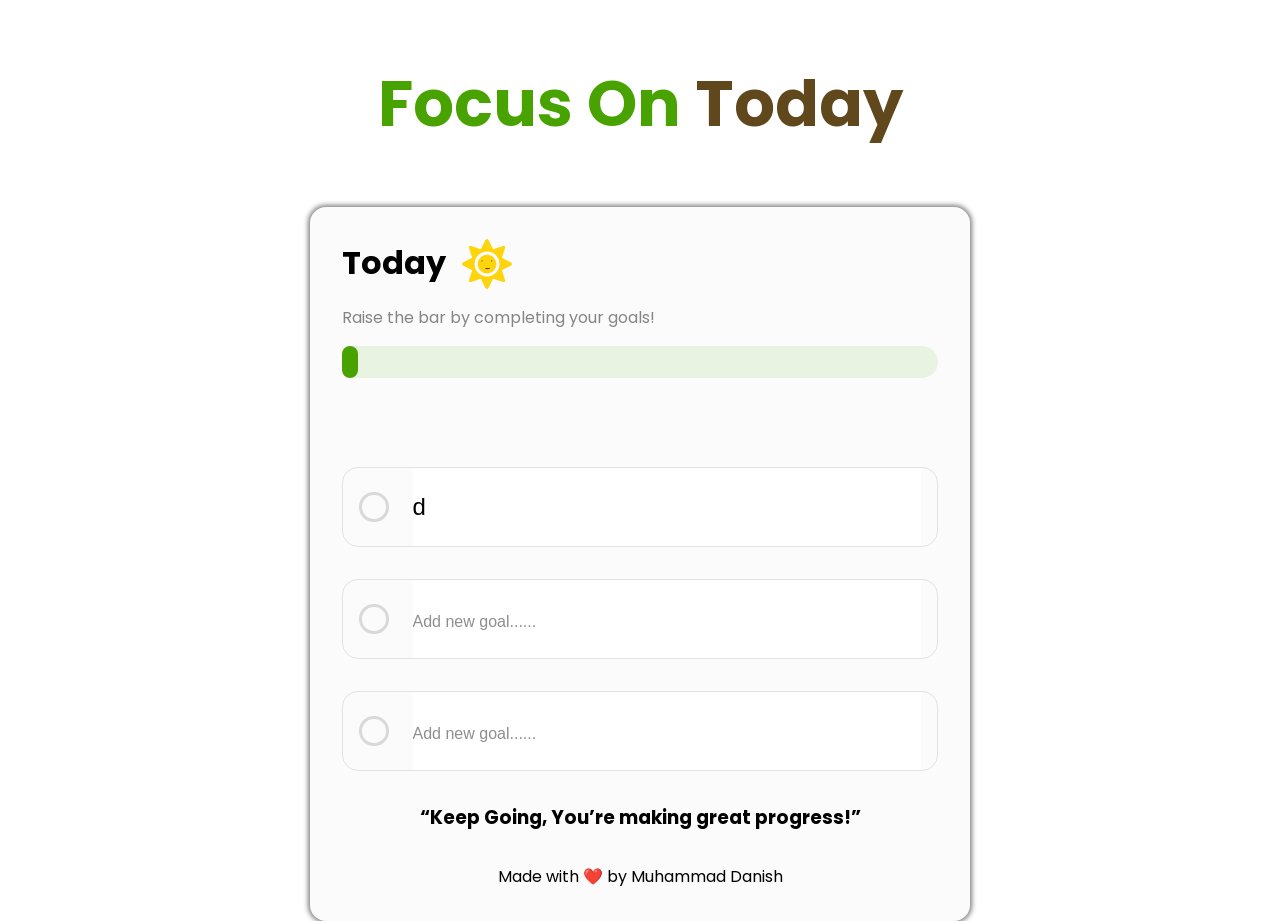
<file: 01_toDoApp/index.html>
<!DOCTYPE html>
<html lang="en">
  <head>
    <meta charset="UTF-8" />
    <meta name="viewport" content="width=device-width, initial-scale=1.0" />
    <title>Focus On Today</title>
    <link rel="stylesheet" href="style.css" />
    <script src="script.js" defer></script>
  </head>
  <body>
    <main class="container">
      <header class="heading">
        <h1>Focus On <span>Today</span></h1>
      </header>

      <main class="app-container">
        <header class="sub-heading">
          <h2>Today</h2>
          <div class="sun-icon">
            <img src="images/Vector.svg" alt="sun-icon" />
          </div>
        </header>

        <section class="bar-section">
          <p>Raise the bar by completing your goals!</p>
          <div class="bar">
            <div class="green"></div>
          </div>
          <p class="warning ">Please set all the 3 goals!</p>
        </section>

        <section class="goal-container">
          <section class="goal">
            <div class="circle">
              <img src="images/Group 1.svg " alt="check-box" />
            </div>
            <input id="first" type="text" placeholder="Add new goal......" />
          </section>
          <section class="goal">
            <div class="circle">
              <img src="images/Group 1.svg " alt="check-box" />
            </div>
            <input id="second" type="text" placeholder="Add new goal......" />
          </section>
          <section class="goal">
            <div class="circle">
              <img src="images/Group 1.svg " alt="check-box" />
            </div>
            <input id="third" type="text" placeholder="Add new goal......" />
          </section>
        </section>

        <footer>
          <h3>“Keep Going, You’re making great progress!”</h3>
          <p>Made with ❤️ by Muhammad Danish</p>
        </footer>
      </main>
    </main>
  </body>
</html>
</file>
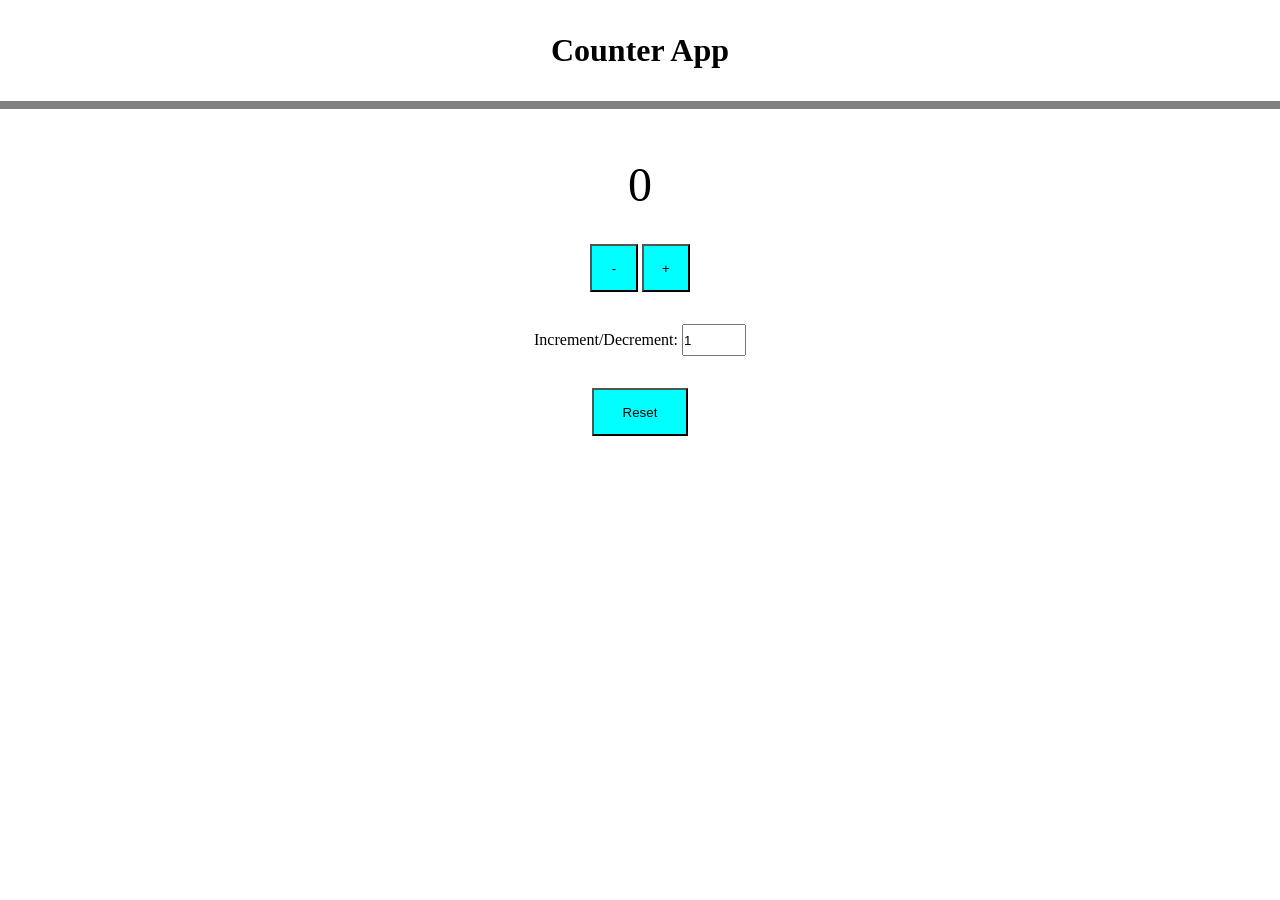
<file: 02_counterApp/index.html>
<!DOCTYPE html>
<html lang="en">
  <head>
    <meta charset="UTF-8" />
    <meta name="viewport" content="width=device-width, initial-scale=1.0" />
    <title>Counter App</title>
    <link rel="stylesheet" href="style.css" />
    <script src="script.js" defer></script>
  </head>
  <body>
    <header>
      <h1>Counter App</h1>
    </header>

    <main class="counter-app">
      <div class="count">0</div>
      <div class="btn">
        <button class="minus-btn">-</button>
        <button class="plus-btn">+</button>
      </div>
      <div class="inc-dec">
        Increment/Decrement:
        <input type="number" name="start-value" id="start-value" value="1" />
      </div>
      <button type="reset">Reset</button>
    </main>
  </body>
</html>
</file>
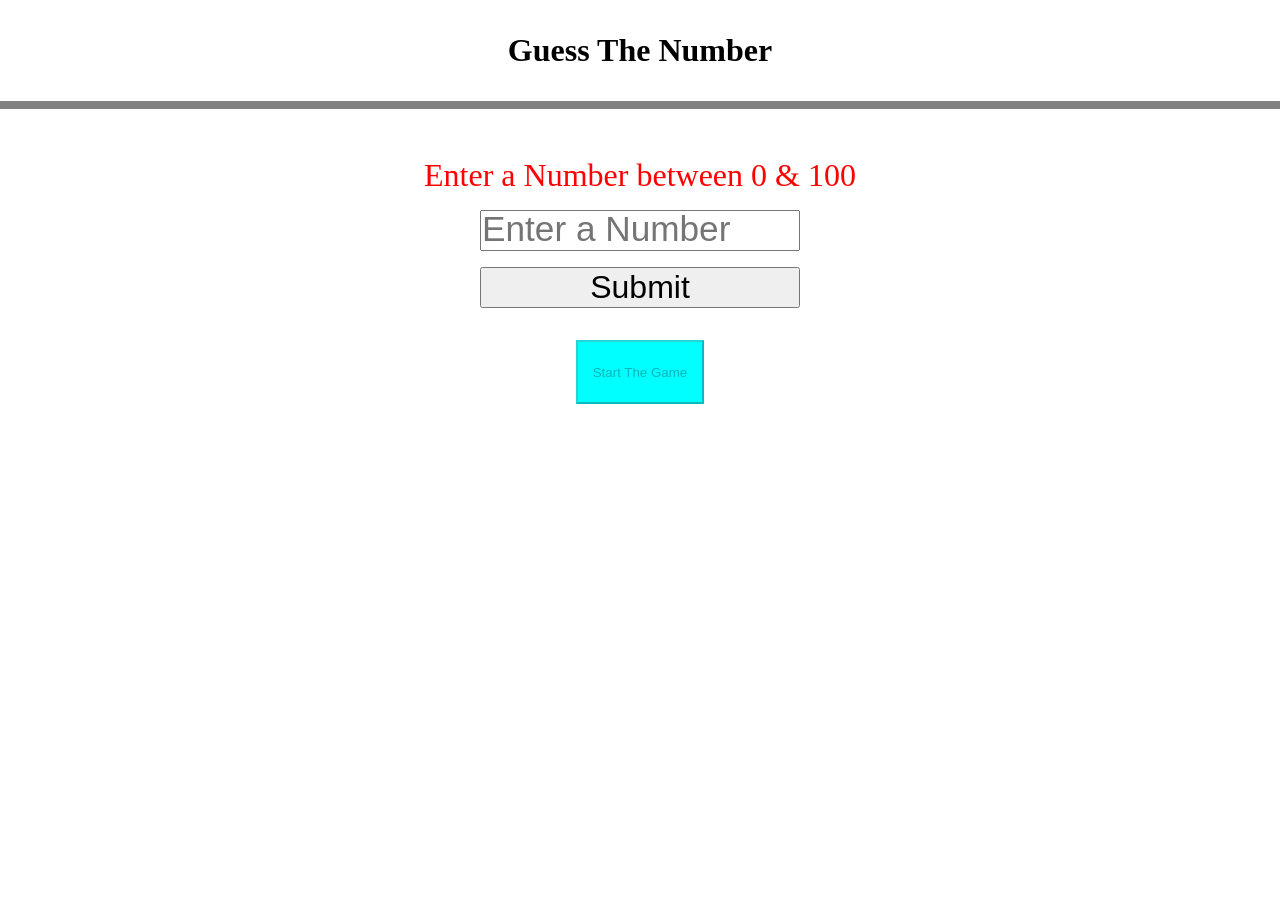
<file: 03_guessTheNumber/index.html>
<!DOCTYPE html>
<html lang="en">
  <head>
    <meta charset="UTF-8" />
    <meta name="viewport" content="width=device-width, initial-scale=1.0" />
    <title>Guess The Number</title>
    <link rel="stylesheet" href="style.css" />
    <script src="script.js" defer></script>
  </head>
  <body>
    <header>
      <h1>Guess The Number</h1>
    </header>

    <main class="container">
      <p>Enter a Number between 0 & 100</p>
      <form action="">
        <input
          type="number"
          name="user-number"
          id="user-number"
          min="0"
          max="100"
          placeholder="Enter a Number"
          required
        />
        <br />
        <input type="submit" value="Submit" class="submit-btn" />
      </form>
      <button type="button"  disabled class="start-btn">Start The Game</button>
      <p class="result"></p>
      <p class="user-guess"></p>
    </main>
  </body>
</html>
</file>
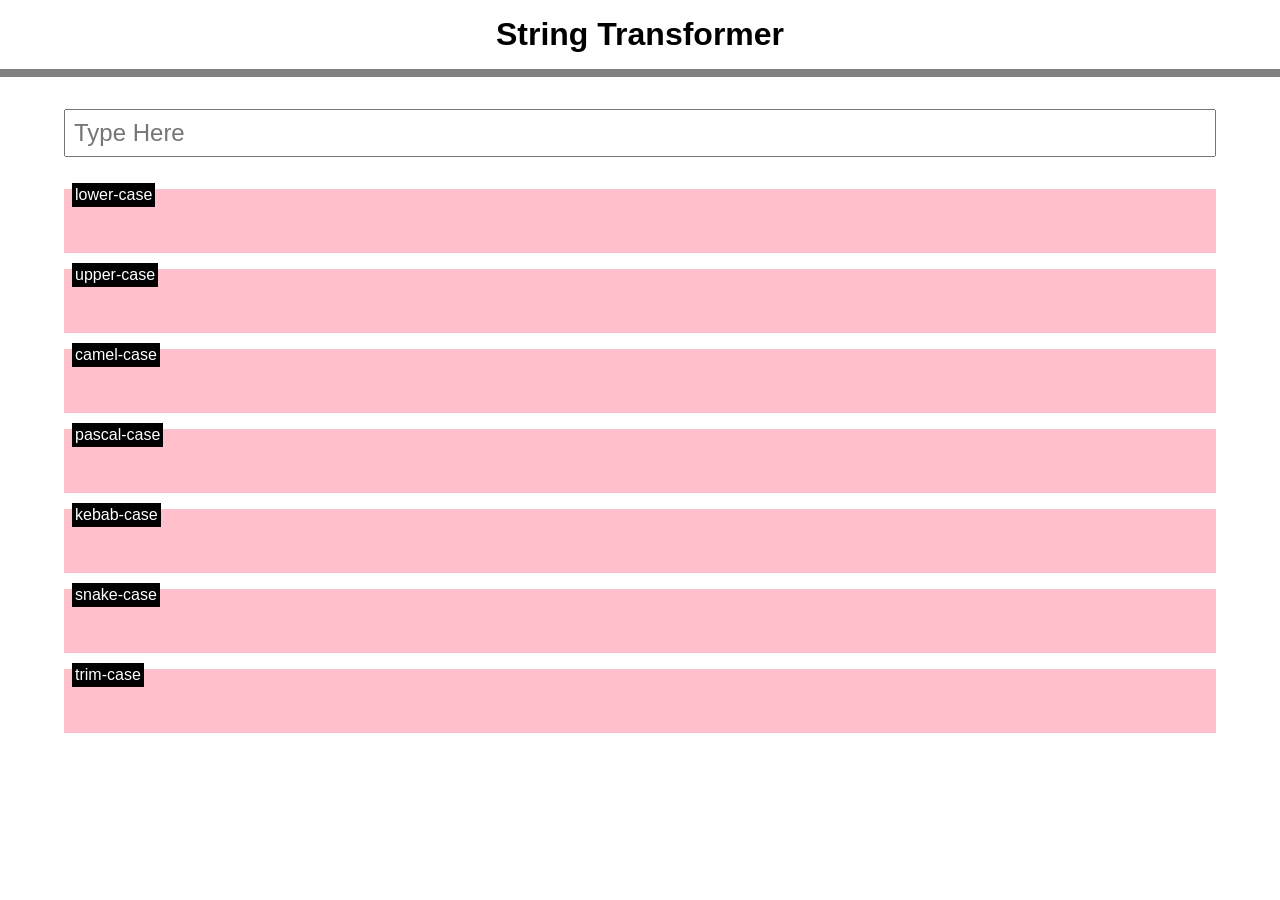
<file: 04_stringTransformer/index.html>
<!DOCTYPE html>
<html lang="en">
  <head>
    <meta charset="UTF-8" />
    <meta name="viewport" content="width=device-width, initial-scale=1.0" />
    <title>String Transformer</title>
    <link rel="stylesheet" href="style.css" />
    <script src="script.js" defer></script>
  </head>
  <body>
    <main class="container">
      <header>
        <h1>String Transformer</h1>
      </header>

      <main class="app-container">
        <input
          type="text"
          class="user-input"
          name="user-input"
          placeholder="Type Here"
        />
       <section class="output " id = "lower-case" ></section>
       <section class="output " id = "upper-case"></section>
       <section class="output " id = "camel-case"></section>
       <section class="output " id = "pascal-case"></section>
       <section class="output " id = "kebab-case"></section>
       <section class="output " id = "snake-case"></section>
       <section class="output " id = "trim-case"></section>
      </main>
    </main>
  </body>
</html>
</file>
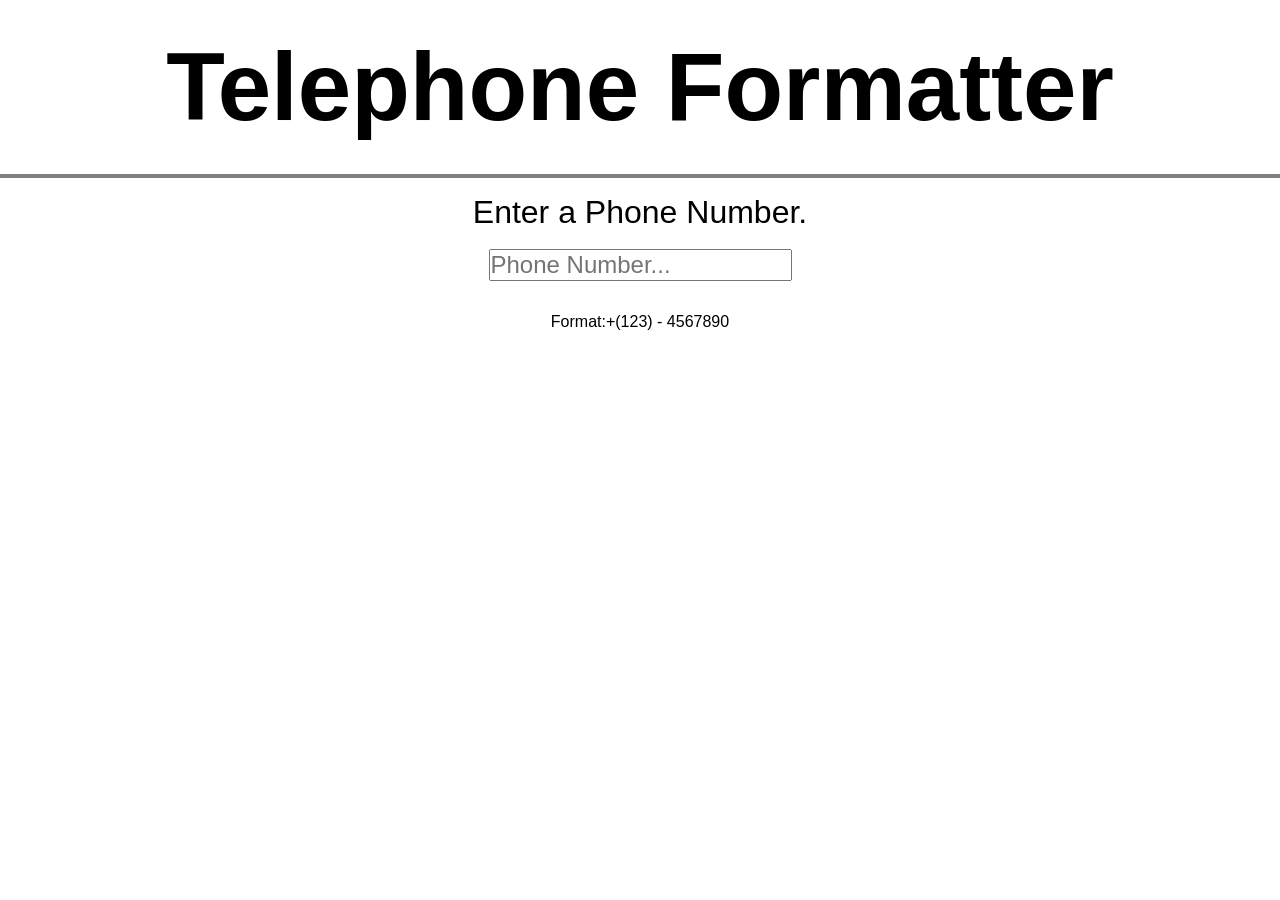
<file: 05_telephoneFormatter/index.html>
<!DOCTYPE html>
<html lang="en">
  <head>
    <meta charset="UTF-8" />
    <meta name="viewport" content="width=device-width, initial-scale=1.0" />
    <title>Telephone Formatter</title>
    <link rel="stylesheet" href="style.css" />
    <script src="script.js" defer></script>
  </head>
  <body>
    <main class="container">
      <header><h1>Telephone Formatter</h1></header>
      <main class="app-container">
        <form action="">
          <label for="user-input">Enter a Phone Number.</label>
          <br />
          <input
            type="text"
            placeholder="Phone Number..."
            id="user-input"
            maxlength="16"
          />
        </form>
        <p>Format:+(123) - 4567890</p>
      </main>
    </main>
  </body>
</html>
</file>
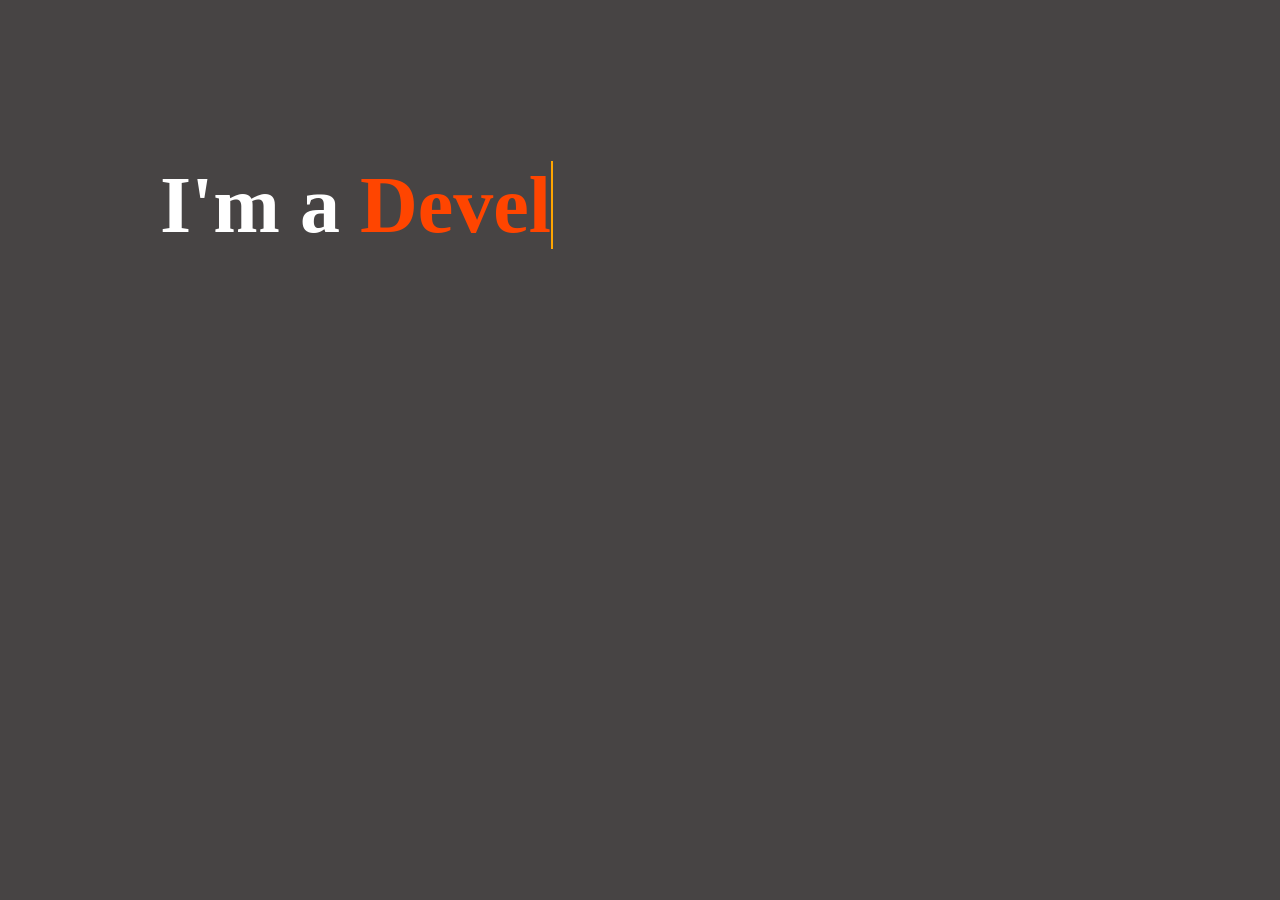
<file: 07_autoTyping/index.html>
<!DOCTYPE html>
<html lang="en">
  <head>
    <meta charset="UTF-8" />
    <meta name="viewport" content="width=device-width, initial-scale=1.0" />
    <title>Auto Typing</title>
    <link rel="stylesheet" href="style.css" />
    <script src="script.js" defer></script>
  </head>
  <body>
    <h1>I'm a&nbsp<span></span></h1>
  </body>
</html>
</file>
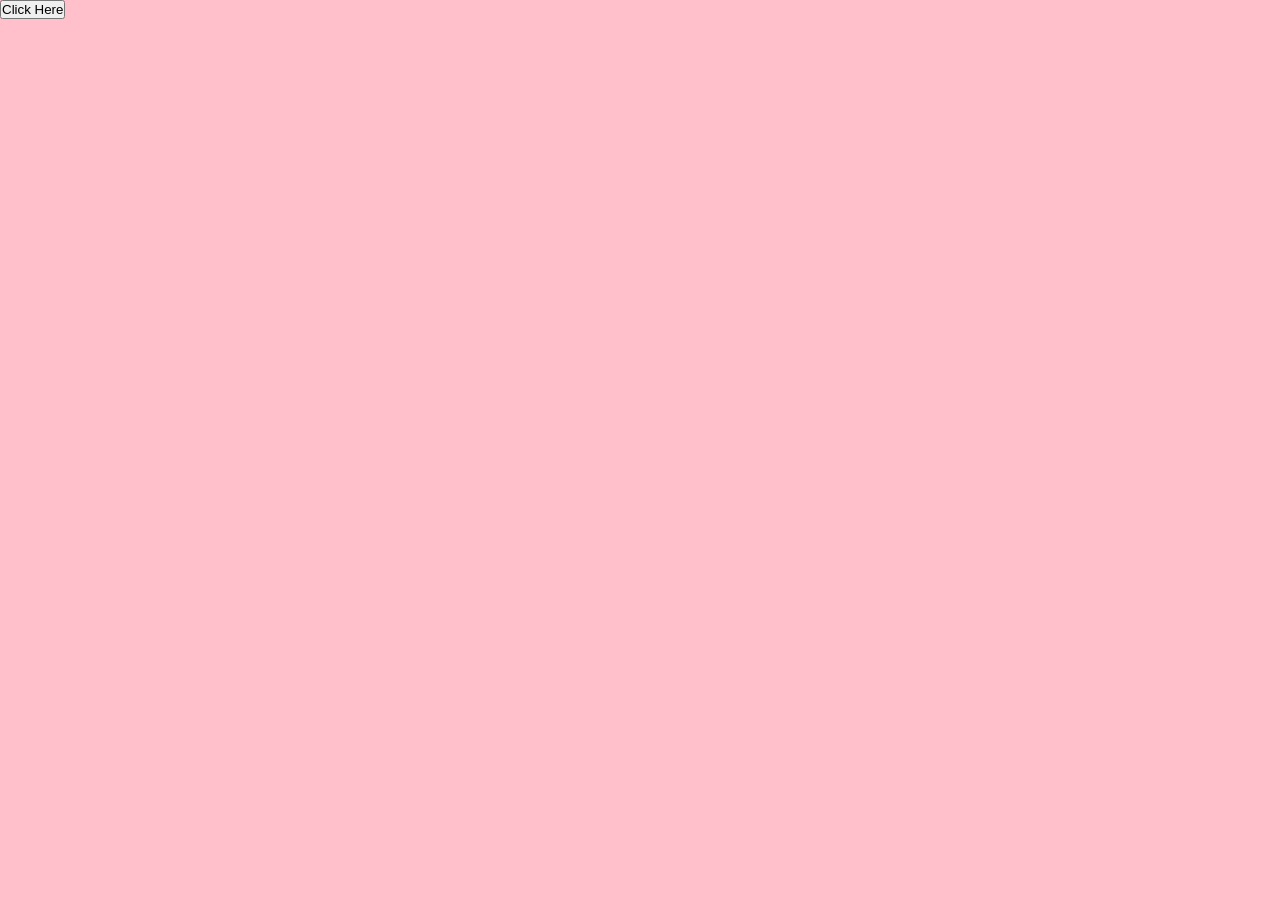
<file: 08_popUp/index.html>
<!DOCTYPE html>
<html lang="en">
  <head>
    <meta charset="UTF-8" />
    <meta name="viewport" content="width=device-width, initial-scale=1.0" />
    <title>Pop Up</title>
    <link rel="stylesheet" href="style.css" />
    <script src="script.js" defer></script>
  </head>
  <body>
    <button>Click Here</button>
    <div class="popup-container">
      <div class="content">
        <span>&times;</span>
        Lorem ipsum dolor sit amet consectetur adipisicing elit. Minus,
        cupiditate? Lorem ipsum dolor sit, amet consectetur adipisicing elit.
        Vero rem harum quaerat dolorem ut laudantium, tempora quos sunt
        veritatis illum recusandae laborum amet beatae eos magni hic non itaque
        a quasi impedit ratione optio eius dolore repellendus. Tempora porro
        ipsa, ut, consequuntur magnam veniam hic veritatis quibusdam enim
        aspernatur ab.
      </div>
    </div>
  </body>
</html>
</file>
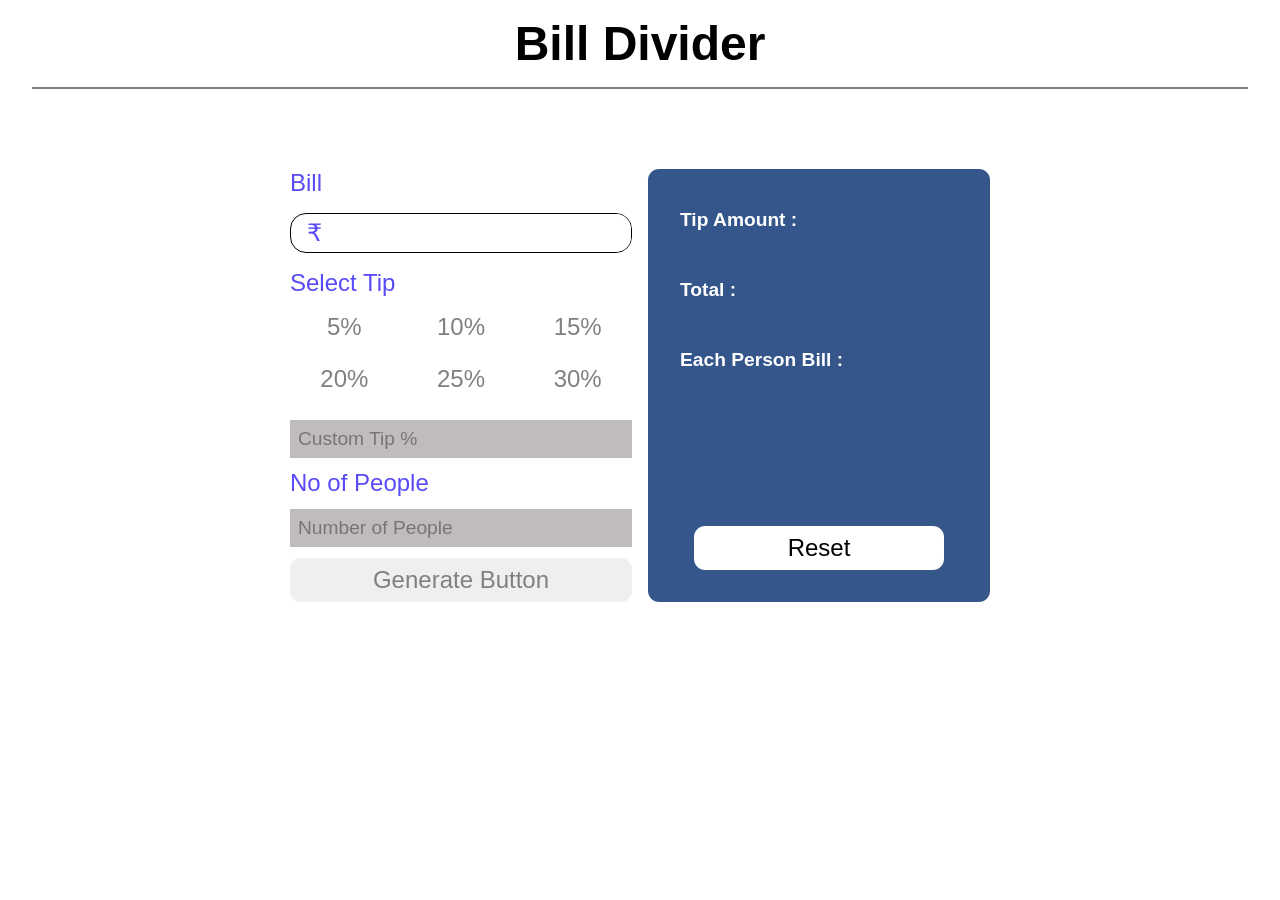
<file: 09_BIllDivider/index.html>
<!DOCTYPE html>
<html lang="en">
  <head>
    <meta charset="UTF-8" />
    <meta name="viewport" content="width=device-width, initial-scale=1.0" />
    <title>Bill Divider</title>
    <link rel="stylesheet" href="style.css" />
    <script src="script.js" defer></script>
  </head>
  <body>
    <header>
      <h1>Bill Divider</h1>
    </header>

    <main class="main-container">
      <section class="bill-input">
        <label for="bill-amount">Bill </label>
        <div class="bill-amount-container">
          ₹
          <input id="bill-amount" type="number" />
        </div>

        <p>Select Tip</p>
        <div class="tip-container">
          <div class="tip-item">5%</div>
          <div class="tip-item">10%</div>
          <div class="tip-item">15%</div>
          <div class="tip-item">20%</div>
          <div class="tip-item">25%</div>
          <div class="tip-item">30%</div>
        </div>

        <div class="custom-tip-container">
          <input
            type="number"
            name="custom-tip"
            id="custom-tip"
            placeholder="Custom Tip %"
            disabled
          />
        </div>
        <div class="people">
          <p>No of People</p>
          <input
            type="number"
            name="no-of-people"
            id="no-of-people"
            placeholder="Number of People"
            disabled
          />
        </div>
        <button class="generate-bill-btn">Generate Button</button>
      </section>

      <section class="bill-output">
        <div class="output-amount">
          <h3 class="tip-amount">Tip Amount : <span></span></h3>
          <h3 class="total">Total : <span></span></h3>
          <h3 class="each">Each Person Bill : <span></span></h3>
        </div>

        <button class="reset-btn">Reset</button>
      </section>
    </main>
  </body>
</html>
</file>
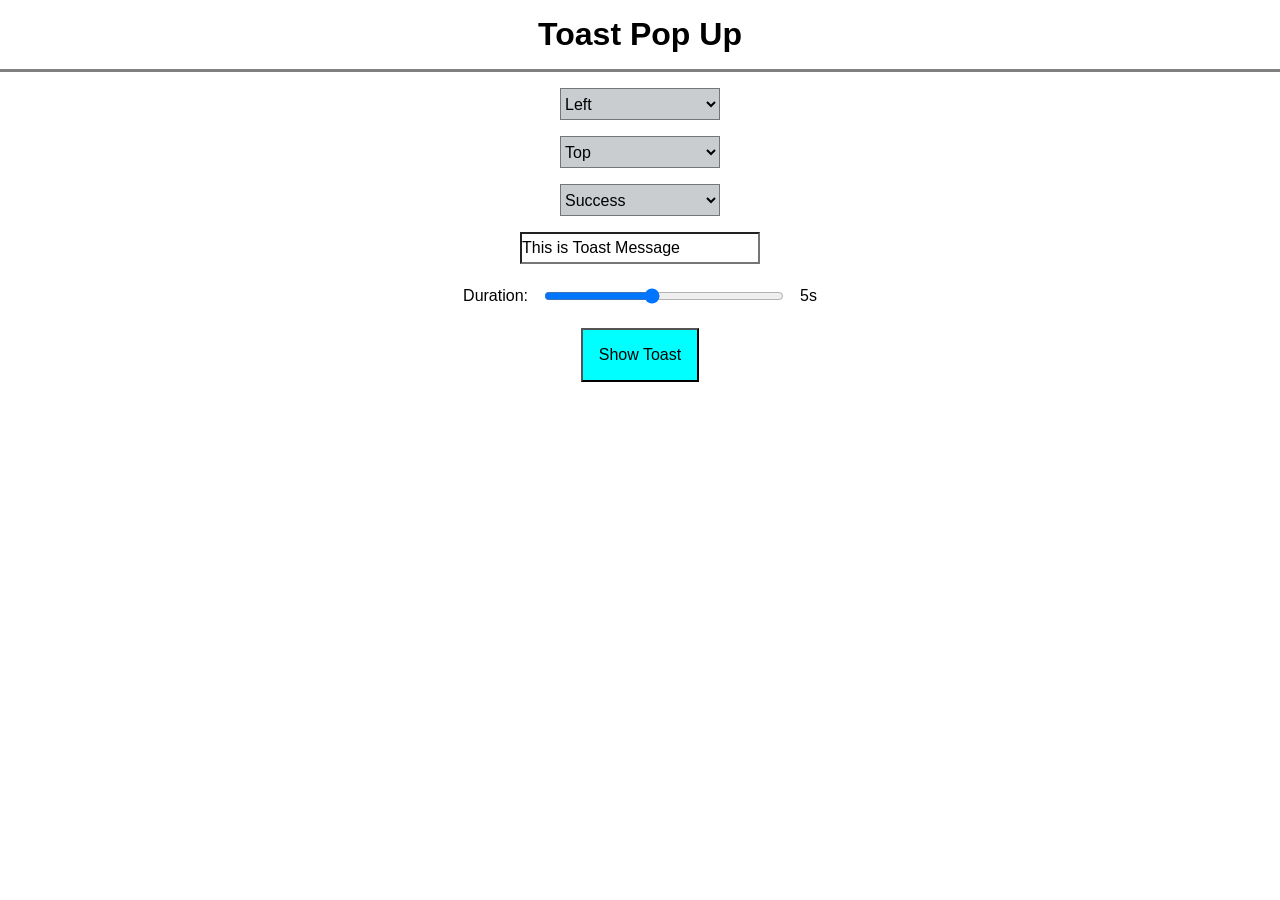
<file: 10_toastPopUp/index.html>
<!DOCTYPE html>
<html lang="en">
  <head>
    <meta charset="UTF-8" />
    <meta name="viewport" content="width=device-width, initial-scale=1.0" />
    <title>Toast Pop Up</title>
    <link rel="stylesheet" href="style.css" />
    <script src="script.js" defer></script>
  </head>
  <body>
    <h1>Toast Pop Up</h1>
    <main class="container">
      <select name="h-position" id="h-position">
        <option value="left">Left</option>
        <option value="right">Right</option>
      </select>

      <select name="v-position" id="v-position">
        <option value="top">Top</option>
        <option value="bottom">Bottom</option>
      </select>

      <select name="popup-type" id="popup-type">
        <option value="success">Success</option>
        <option value="warning">Warning</option>
        <option value="error">Error</option>
        <option value="info">Info</option>
      </select>

      <input
        type="text"
        name="popup-message"
        id="popup-message"
        value="This is Toast Message"
      />
      <label for="duration">
        Duration:
        <input type="range" name="durtion" id="duration" value="5" min="1" max='10' />
        <span class="duration-percent">5s</span>
      </label>
      <button type="button">Show Toast</button>

      <div class="message-container">
      
      </div>
    </main>
  </body>
</html>
</file>
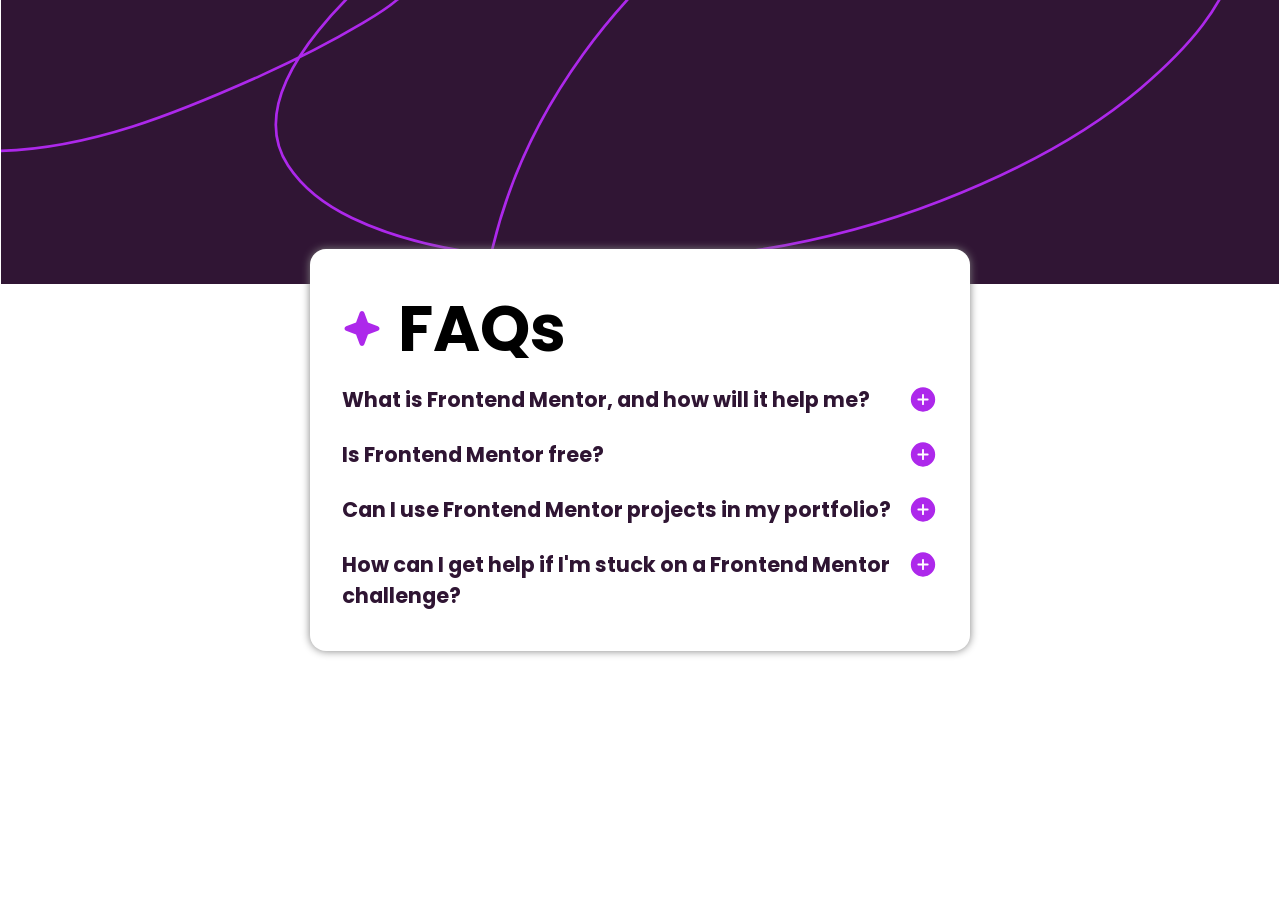
<file: 11_faqAccordion/index.html>
<!DOCTYPE html>
<html lang="en">
  <head>
    <meta charset="UTF-8" />
    <meta name="viewport" content="width=device-width, initial-scale=1.0" />

    <link
      rel="icon"
      type="image/png"
      sizes="32x32"
      href="./assets/images/favicon-32x32.png"
    />
    <link rel="stylesheet" href="style.css" />
    <script src="srcipt.js" defer></script>
    <title>Frontend Mentor | FAQ accordion</title>
  </head>
  <body>
    <main class="faq-container">
      <header>
        <img src="assets/images/icon-star.svg" alt="star-icon" />
        <h1>FAQs</h1>
      </header>
      <section class="accordion">
        <h2 class="question">
          What is Frontend Mentor, and how will it help me?
          <div class="icon">
            <img
              src="assets/images/icon-plus.svg"
              alt="plus-icon"
              class="plus-icon"
            />
            <img
              src="assets/images/icon-minus.svg"
              alt="minus-icon"
              class="minus-icon"
            />
          </div>
        </h2>
        <p class="answer">
          Frontend Mentor offers realistic coding challenges to help developers
          improve their frontend coding skills with projects in HTML, CSS, and
          JavaScript. It's suitable for all levels and ideal for portfolio
          building.
        </p>
      </section>
      <section class="accordion">
        <h2 class="question">
          Is Frontend Mentor free?
          <div class="icon">
            <img
              src="assets/images/icon-plus.svg"
              alt="plus-icon"
              class="plus-icon"
            />
            <img
              src="assets/images/icon-minus.svg"
              alt="minus-icon"
              class="minus-icon"
            />
          </div>
        </h2>
        <p class="answer">
          Yes, Frontend Mentor offers both free and premium coding challenges,
          with the free option providing access to a range of projects suitable
          for all skill levels.
        </p>
      </section>
      <section class="accordion">
        <h2 class="question">
          Can I use Frontend Mentor projects in my portfolio?
          <div class="icon">
            <img
              src="assets/images/icon-plus.svg"
              alt="plus-icon"
              class="plus-icon"
            />
            <img
              src="assets/images/icon-minus.svg"
              alt="minus-icon"
              class="minus-icon"
            />
          </div>
        </h2>
        <p class="answer">
          Yes, you can use projects completed on Frontend Mentor in your
          portfolio. It's an excellent way to showcase your skills to potential
          employers!
        </p>
      </section>
      <section class="accordion">
        <h2 class="question">
          How can I get help if I'm stuck on a Frontend Mentor challenge?
          <div class="icon">
            <img
              src="assets/images/icon-plus.svg"
              alt="plus-icon"
              class="plus-icon"
            />
            <img
              src="assets/images/icon-minus.svg"
              alt="minus-icon"
              class="minus-icon"
            />
          </div>
        </h2>
        <p class="answer ">
          The best place to get help is inside Frontend Mentor's Discord
          community. There's a help channel where you can ask questions and seek
          support from other community members.
        </p>
      </section>
    </main>
  </body>
</html>
</file>
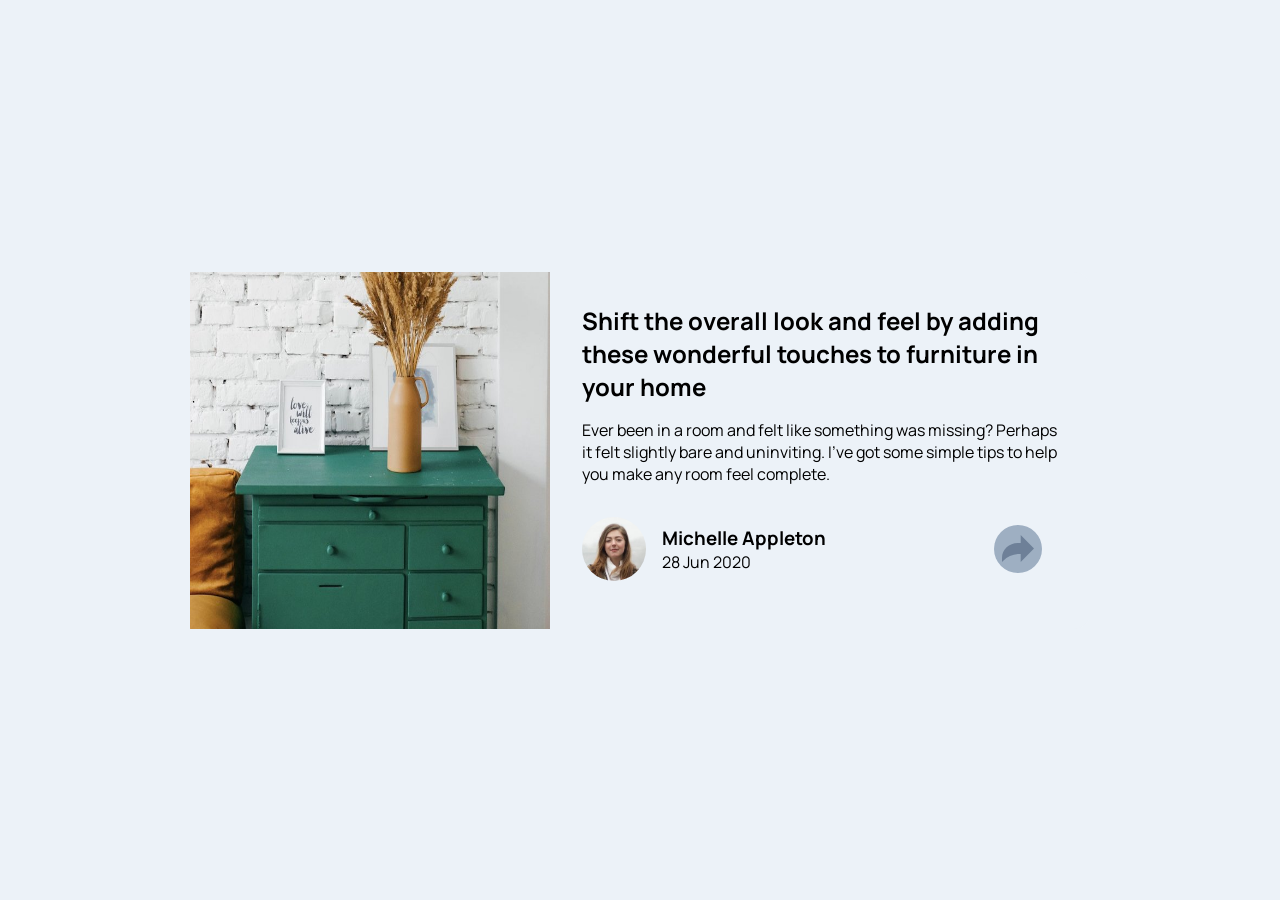
<file: 12_articlePreviewComponent/index.html>
<!DOCTYPE html>
<html lang="en">
  <head>
    <meta charset="UTF-8" />
    <meta name="viewport" content="width=device-width, initial-scale=1.0" />

    <link
      rel="icon"
      type="image/png"
      sizes="32x32"
      href="./images/favicon-32x32.png"
    />
    <link rel="stylesheet" href="style.css" />
    <script src="script.js" defer></script>

    <title>Frontend Mentor | Article preview component</title>
  </head>
  <body>
    <main class="article-component">
      <section class="image">
        <img src="images/drawers.jpg" alt="drawer-image" />
      </section>
      <section class="text">
        <h1>
          Shift the overall look and feel by adding these wonderful touches to
          furniture in your home
        </h1>
        <p>
          Ever been in a room and felt like something was missing? Perhaps it
          felt slightly bare and uninviting. I’ve got some simple tips to help
          you make any room feel complete.
        </p>

        <footer>
          <div class="profile">
            <img src="images/avatar-michelle.jpg" alt="michelle-image" />
            <div class="name">
              <h3>Michelle Appleton</h3>
              28 Jun 2020
            </div>
          </div>
          <share class="share-btn">
            <img
              src="images/icon-share.svg"
              alt="share-logo"
              class="share-image"
            />
          </share>

          <div class="hidden">
            S H A R E
            <a href="//facebook.com" target="_blank">
              <img src="images/icon-facebook.svg" alt="icon-facebook"
            /></a>
            <a href="//twitter.com" target="_blank"
              ><img src="images/icon-twitter.svg" alt="icon-twitter"
            /></a>
            <a href="//pinterest.com" target="_blank">
              <img src="images/icon-pinterest.svg" alt="icon-pinterest"
            /></a>
          </div>
        </footer>
      </section>
    </main>
  </body>
</html>
</file>
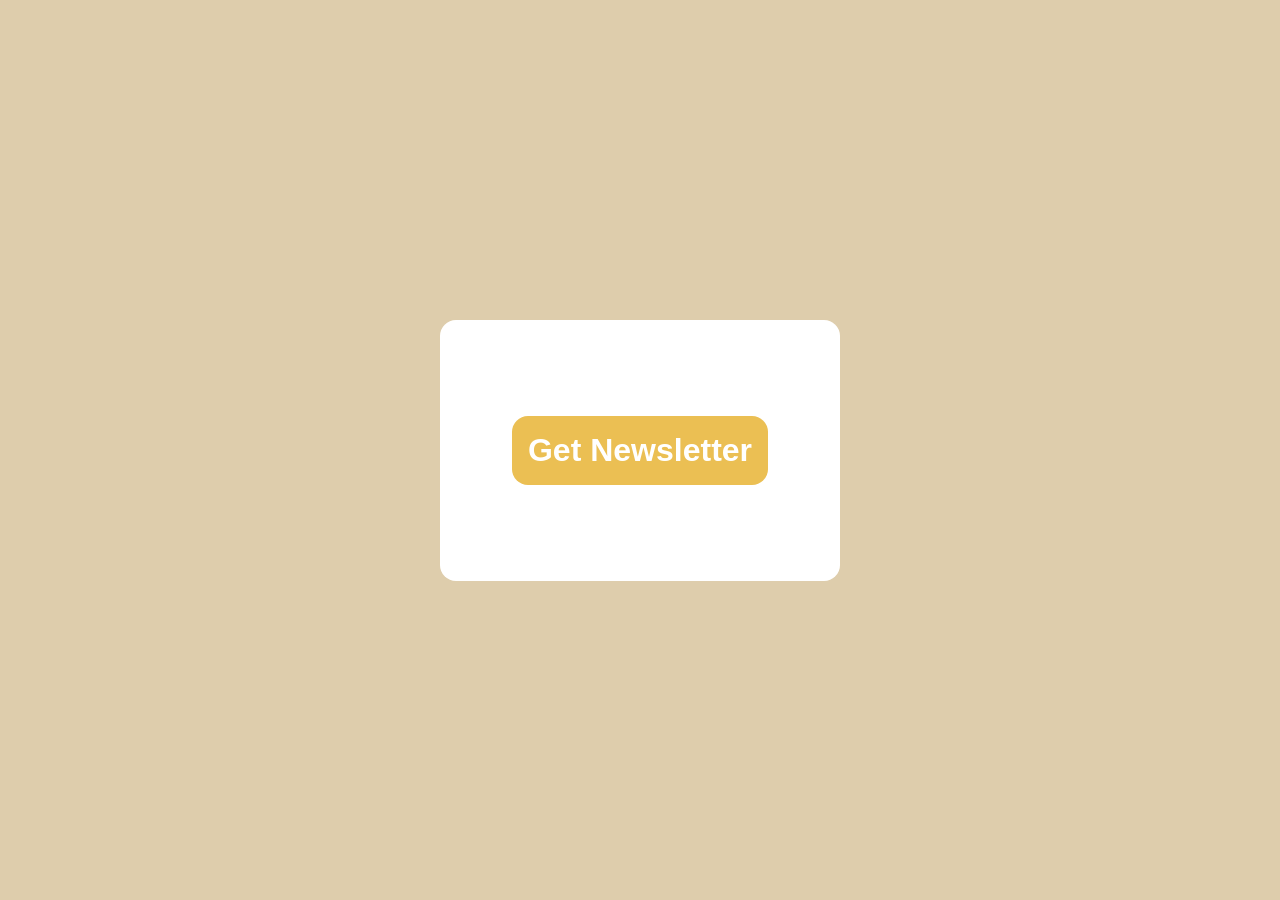
<file: 14_newPopUp/index.html>
<!DOCTYPE html>
<html lang="en">
  <head>
    <meta charset="UTF-8" />
    <meta name="viewport" content="width=device-width, initial-scale=1.0" />
    <title>Newsletter</title>
    <link rel="stylesheet" href="style.css" />
    <script src="script.js" defer></script>
  </head>
  <body>
    <main class="">
      <div class="pop-up ">
        <header>
          <span>&times;</span>
          <div class="logo">
            <img src="logo.png" alt="logo" />
          </div>
          <div class="text">
            <h1>Don’t miss out.</h1>
            <p>Sign up for our newsletter to stay in the loop.</p>
          </div>
        </header>

        <div class="email-section">
          <input
            type="email"
            name="email"
            id="email"
            placeholder="Email Address "
          />
          <button type="submit">Subscribe</button>
        </div>
      </div>
      <div class="news-container">
        <h1>Get Newsletter</h1>
      </div>
    </main>
  </body>
</html>
</file>
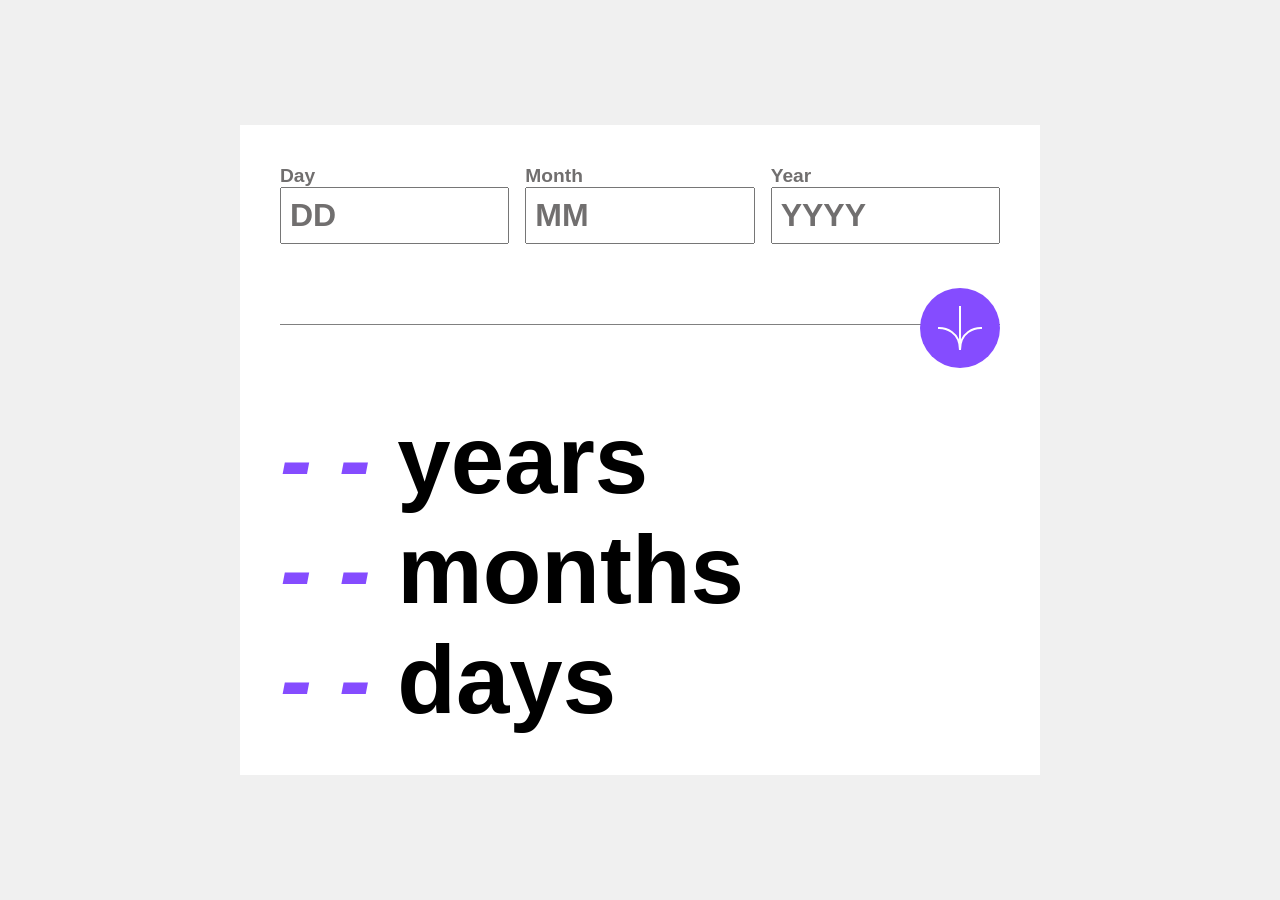
<file: 15_ageCalculator/index.html>
<!DOCTYPE html>
<html lang="en">
  <head>
    <meta charset="UTF-8" />
    <meta name="viewport" content="width=device-width, initial-scale=1.0" />

    <link
      rel="icon"
      type="image/png"
      sizes="32x32"
      href="./assets/images/favicon-32x32.png"
    />

    <title>Frontend Mentor | Age calculator app</title>
    <link rel="stylesheet" href="style.css" />
    <script src="script.js" defer></script>
  </head>
  <body>
    <main class="container">
      <main class="age-calculator-container">
        <header class="age-input">
          <div class="day-section">
            <label class="day-label" for="day">Day</label>
            <input type="number" name="day" id="day" placeholder="DD" />
            <p class="day-error">Must be a valid day.</p>
          </div>
          <div class="month-section">
            <label for="month" class="month-label">Month</label>
            <input type="number" name="month" id="month" placeholder="MM" />
            <p class="month-error">Must be a Valid Month</p>
          </div>
          <div class="year-section">
            <label for="year" class="year-label">Year</label>
            <input type="number" name="year" id="year" placeholder="YYYY" />
            <p class="year-error">Must be a Valid Year</p>
          </div>
        </header>
        <div class="line">
          <div class="arrow">
            <img src="assets/images/icon-arrow.svg" alt="arrow" />
          </div>
        </div>

        <div class="age">
          <h1 class="output-year"><span>- - </span> years</h1>
          <h1 class="output-month"><span>- - </span> months</h1>
          <h1 class="output-day"><span>- - </span> days</h1>
        </div>
      </main>
    </main>
  </body>
</html>
</file>
<file: 01_toDoApp/style.css>
@import url("https://fonts.googleapis.com/css2?family=Poppins:ital,wght@0,100;0,200;0,300;0,400;0,500;0,600;0,700;0,800;0,900;1,100;1,200;1,300;1,400;1,500;1,600;1,700;1,800;1,900&display=swap");
*,
*::after,
*::before {
  margin: 0;
  padding: 0;
  box-sizing: border-box;
}

:root {
  --clr-app: #fbfbfb;
  --clr-green: #48a300;
  --clr-brown: #61481c;
}

html,
body {
  font-family: "Poppins", sans-serif;
  background-color: #ffffff;
}

img {
  display: block;
  max-width: 100%;
}

.container {
  display: flex;
  align-items: center;
  justify-content: center;
  flex-direction: column;
}

.app-container {
  background-color: var(--clr-app);
  padding: 2rem;
  width: 90%;
  max-width: 660px;
  box-shadow: 0 0 5px 2px gray;
  border-radius: 1rem;
}
.sun-icon img {
  animation: sunAnimation 2s linear 0s infinite;
}
.sun-icon {
  position: relative;
}
.sun-icon::before {
  z-index: 1;
  position: absolute;
  content: url(images/face.svg);
  left: 50%;
  top: 50%;
  transform: translateX(-50%) translateY(-50%);
}

.heading h1 {
  padding-block: 3.5rem;
  color: var(--clr-green);
  font-weight: 700;
  font-size: 4rem;
}

.heading h1 span {
  color: var(--clr-brown);
}

.sub-heading {
  display: flex;
  gap: 1rem;
}
.sub-heading h2 {
  font-weight: 700;
  font-size: 2rem;
}

.bar-section p {
  color: #858585;
  padding-block: 1rem;
}

.bar-section .bar {
  width: 100%;
  height: 2rem;
  background-color: hsla(94, 100%, 32%, 0.1);
  border-radius: 2rem;
}

.green {
  display: flex;
  align-items: center;
  background-color: var(--clr-green);
  width: 0%;
  height: 100%;
  padding-inline: 0.5rem;
  padding-block: 0.1rem;
  font-size: 0.9rem;
  line-height: 0.9;
  border-radius: 2rem;
}

.bar-section .warning {
  color: hsla(0, 100%, 66%, 1);
  visibility: hidden;
}
.warning.show-error {
  visibility: visible;
}

.goal {
  height: 5rem;
  border-radius: 1rem;
  border: 1px solid hsla(0, 0%, 0%, 0.1);
  margin-top: 2rem;
  display: flex;
  align-items: center;
  padding-inline: 1rem;
  gap: 1.5rem;
}

.goal .circle {
  width: 2rem;
  aspect-ratio: 1/1;
  border-radius: 50%;
  border: 3px solid hsla(0, 0%, 85%, 1);
}
.circle img {
  opacity: 0;
}

.goal.completed .circle img {
  opacity: 1;
}
.goal.completed input {
  color: var(--clr-green);
  text-decoration: line-through;
}
.goal input {
  border: none;
  width: 100%;
  height: 100%;
  outline: none;
  font-size: 1.5rem;
  /* background-color: red; */
}

.goal input::placeholder {
  color: rgb(145, 141, 141);
  font-size: 1rem;
}

footer {
  text-align: center;
}
footer h3 {
  padding-block: 2rem;
}

@keyframes sunAnimation {
  from {
    transform: rotate(0deg);
  }
  to {
    transform: rotate(360deg);
  }
}

@media (width < 768px) {
  .heading h1 {
    font-size: 3rem;
  }
}
</file>
<file: 02_counterApp/style.css>
* {
  box-sizing: border-box;
  margin: 0;
  padding: 0;
}

header h1 {
  border-bottom: 0.5rem solid gray;
  text-align: center;
  padding: 2rem;
}

.counter-app {
  display: flex;
  gap: 2rem;
  flex-direction: column;
  justify-content: center;
  align-items: center;
  padding-top: 3rem;
}

.count {
  font-size: 3rem;
}

.btn button {
  background-color: cyan;
  width: 3rem;
  aspect-ratio: 1/1;
}

button[type="reset"] {
  background-color: cyan;
  width: 6rem;
  height: 3rem;
}

input {
  width: 4rem;
  height: 2rem;
}
</file>
<file: 03_guessTheNumber/style.css>
* {
  box-sizing: border-box;
  margin: 0;
  padding: 0;
}

header h1 {
  border-bottom: 0.5rem solid gray;
  text-align: center;
  padding: 2rem;
}

.container {
  padding-top: 3rem;
  display: flex;
  flex-direction: column;
  gap: 1rem;
  justify-content: center;
  align-items: center;
}

p {
  font-size: 2rem;
  color: red;
}

input {
  width: 20rem;
  margin-bottom: 1rem;
  font-size: 2rem;
}
input::placeholder {
  font-size: 1.1em;
}

button {
  background-color: cyan;
  width: 8rem;
  height: 4rem;
}
</file>
<file: 04_stringTransformer/style.css>
*,
*::before,
*::after {
  margin: 0;
  padding: 0;
  box-sizing: border-box;
}

html,
body {
  font-family: "Gill Sans", "Gill Sans MT", Calibri, "Trebuchet MS", sans-serif;
}

header {
  text-align: center;
  border-bottom: 0.5rem solid gray;
  padding: 1rem;
}

.app-container {
  width: 90%;
  max-width: 1200px;
  margin-inline: auto;
  padding-top: 2rem;
}

.user-input {
  width: 100%;
  margin-bottom: 1rem;
  font-size: 1.5rem;
  padding: 0.5rem;
}

.output {
  background-color: pink;
  position: relative;
  margin-top: 1rem;
  padding: 2rem 0.5rem;
}

.output::before {
  position: absolute;
  content: attr(id);
  top: -10%;
  background-color: black;
  color: white;
  padding: 3px;
}
</file>
<file: 05_telephoneFormatter/style.css>
* {
  margin: 0;
  padding: 0;
  box-sizing: border-box;
}

html,
body {
  font-family: "Gill Sans", "Gill Sans MT", Calibri, "Trebuchet MS", sans-serif;
}

header {
  padding-block: 2rem;
  text-align: center;
  border-bottom: 4px solid gray;
  font-size: 3rem;
}

.app-container {
  text-align: center;
}

label {
  display: block;
  padding-top: 1rem;
  font-size: 2rem;
}

input {
  font-size: 1.5rem;
  margin-bottom: 2rem;
}
</file>
<file: 07_autoTyping/style.css>
*,
*::after,
*::before {
  margin: 0;
  padding: 0;
  box-sizing: border-box;
}

body {
  background-color: rgb(71, 68, 68);
  color: white;
}

h1 {
  padding: 10rem 0 2rem 10rem;
  font-size: 5rem;
}

span {
  color: orangered;
}

span::after {
  content: "";
  border-left: 2px solid orange;
  animation: blink 1s linear infinite;
}

@keyframes blink {
  to {
    border-left: none;
  }
}
</file>
<file: 08_popUp/style.css>
* {
  margin: 0;
  padding: 0;
  box-sizing: border-box;
}

body {
  background-color: pink;
  height: 100vh;
}

.popup-container {
  background-color: rgb(160, 148, 148, 0.4);
  /* position: fixed; */
  inset: 0;
  display: flex;
  align-items: center;
  justify-content: center;
}
.content {
  position: absolute;
  margin: auto;
  background-color: white;
  width: 90%;
  max-width: 600px;
  transform: scale(0);
}

.open-content {
  transform: scale(1);
}

.open-container {
  position: fixed;
}

span {
  /* background-color: red; */
  /* display: inline-block; */
  margin-left: 95%;
  text-align: end;
  font-size: 3rem;
}
</file>
<file: 09_BIllDivider/style.css>
* {
  margin: 0;
  padding: 0;
  box-sizing: border-box;
}

html,
body {
  font-family: sans-serif;
  padding-inline: 1rem;
}

header h1 {
  text-align: center;
  font-size: 3rem;
  padding-block: 1rem;
  border-bottom: 2px solid gray;
}

.main-container {
  width: 100%;
  max-width: 700px;
  /* background-color: yellow; */
  margin: 5rem auto;
  display: grid;
  grid-template-columns: repeat(auto-fit, minmax(330px, 1fr));
  gap: 1rem;
}

.bill-input {
  /* background-color: pink; */
  color: #594bf5;
  font-size: 1.5rem;
}

.bill-output {
  background-color: #34568b;
  border-radius: 0.7rem;
  color: white;
  padding: 2rem;
  display: flex;
  flex-direction: column;
  gap: 3rem;
  font-size: 1.5rem;
  justify-content: space-between;
}

#bill-amount {
  border: none;
  outline: none;
  padding-left: 1rem;
  width: 100%;
  /* background-color: red; */
  height: 100%;
  padding: 0.5rem;
}

/* Chrome, Safari, Edge, Opera */
input[type="number"]::-webkit-outer-spin-button,
input[type="number"]::-webkit-inner-spin-button {
  -webkit-appearance: none;
  margin: 0;
}

/* Firefox */
input[type="number"] {
  /* -moz-appearance: textfield; */

  font-size: 1.2rem;
}

.bill-amount-container {
  border: 1px solid black;
  overflow: hidden;
  border-radius: 1rem;
  display: flex;
  align-items: center;
  margin-block: 1rem;
  padding-left: 1rem;
}

.tip-container {
  display: grid;
  grid-template-columns: 1fr 1fr 1fr;
  gap: 0.5rem;
  padding-block: 0.5rem;
}

.tip-item {
  text-align: center;
  color: gray;
  border-radius: 0.5rem;
  padding-block: 0.5rem;
  cursor: not-allowed;
}

#custom-tip,
#no-of-people {
  background-color: rgb(192, 188, 188);
  width: 100%;
  padding: 0.5rem;
  border: none;
  outline: none;
  margin-block: 0.7rem;
  cursor: not-allowed;
  color: black;
}

.generate-bill-btn {
  width: 100%;
  border: none;
  /* background-color: #9c60ff; */
  font-size: 1.5rem;
  padding-block: 0.5rem;
  color: Gray;
  cursor: pointer;
  border-radius: 0.7rem;
  cursor: not-allowed;
}

.reset-btn {
  display: block;
  width: 90%;
  background-color: white;
  font-size: 1.5rem;
  padding-block: 0.5rem;
  cursor: pointer;
  border-radius: 0.7rem;
  margin: 0 auto;
  border: none;
}

h3 {
  font-size: 0.8em;
  padding-block: 0.5rem;
  display: flex;
  justify-content: space-between;
}

.output-amount {
  display: flex;
  flex-direction: column;
  gap: 2rem;
}

.tip-back {
  background-color: #9c60ff;
  color: white;
  cursor: pointer;
}

.tip-outline {
  outline: 0.3rem solid orange;
}

.gen-btn-style {
  cursor: pointer !important;
  background-color: #9c60ff;
  color: white;
}
</file>
<file: 10_toastPopUp/style.css>
*,
*::after,
*::before {
  margin: 0;
  padding: 0;
  box-sizing: border-box;
}

html,
body {
  font-family: "Lucida Sans", sans-serif;
  height: 100vh;
}

h1 {
  text-align: center;
  padding: 1rem;
  border-bottom: 0.2rem solid gray;
}

.container {
  display: flex;
  align-items: center;
  justify-content: center;
  flex-direction: column;
  gap: 1rem;
  padding-top: 1rem;
}

select,
input {
  font: inherit;
  width: 10rem;
  height: 2rem;
  background-color: rgb(201, 205, 207);
}

input {
  width: 15rem;
  background-color: transparent;
}

button {
  background-color: cyan;
  font: inherit;
  padding: 1rem;
  cursor: pointer;
}

label {
  display: flex;
  align-items: center;
  gap: 1rem;
}

.message-container {
  position: fixed;
  width: max-content;
  top: 1rem;
  left: 1rem;
}

.message {
  background-color: #00b300;
  width: max-content;
  padding: 0.2rem;
  border-radius: 0.3rem;
}
.message + .message {
  margin-top: 0.5rem;
}

.right {
  right: 1rem;
  left: unset;
}

.bottom {
  top: unset;
  bottom: 1rem;
}

.success {
  background-color: #00b300;
}
.warning {
  background-color: orange;
}
.error {
  background-color: red;
}
.info {
  background-color: rgb(183, 178, 178);
}

.success::before {
  content: "✓";
}
.error::before {
  content: "✗";
}

.warning::before {
  content: "⚠";
}
.info::before {
  content: "ⓘ";
}

.to-right {
  animation: toRight .1s ease-in forwards;
}
.to-left {
  animation: toLeft .1s ease-in forwards;
}

.from-right {
  animation: fromRight .1s ease-in forwards;
}
.from-left {
  animation: fromLeft .1s ease-in forwards;
}




@keyframes toRight {
    0%{
        transform: translateX(0%);
    }
    100%{
        transform: translateX(120%);
    }
}


@keyframes toLeft {
    0%{
        transform: translateX(0%);
    }
    100%{
        transform: translateX(-120%);
    }
}

@keyframes fromRight {
    0%{
        transform: translateX(120%);
    }
    100%{
        transform: translateX(0%);
    }
}


@keyframes fromLeft {
    0%{
        transform: translateX(-120%);
    }
    100%{
        transform: translateX(0%);
    }
}
</file>
<file: 11_faqAccordion/style.css>
@import url(https://fonts.googleapis.com/css?family=Poppins:100,100italic,200,200italic,300,300italic,regular,italic,500,500italic,600,600italic,700,700italic,800,800italic,900,900italic);
*,
*::after,
*::before {
  margin: 0;
  padding: 0;
  box-sizing: border-box;
}

body{
  font-family: Poppins, sans-serif;
  display: grid;
  place-items: center;
  height: 100vh;
  padding: 1rem;
  background-image: url(assets/images/background-pattern-desktop.svg);
  background-repeat: no-repeat;
  background-size: contain;
  background-position: center top;
}

.faq-container {
  width: 100%;
  max-width: 660px;
  background-color: hsl(0, 0%, 100%);
  border-radius: 1rem;
  padding: 2rem;
  box-shadow: 0 0 0.5rem gray;
}

header {
  display: flex;
  gap: 1rem;
  font-size: 2rem;
}

.question {
  display: flex;
  justify-content: space-between;
  padding: 0.5rem 0;
  font-size: 1.3rem;
  cursor: pointer;
  color: hsl(292, 42%, 14%);
}
.question:hover {
  color: hsl(292, 16%, 49%);
}
.answer,
.in-active,
.minus-icon {
  display: none;
  color: hsl(292, 16%, 49%);
}

.active {
  display: block;
}


@media (width <= 900px){
    body,html{
        background-image: url(assets/images/background-pattern-mobile.svg);
        background-repeat: no-repeat;
    }
}
</file>
<file: 12_articlePreviewComponent/style.css>
@import url(https://fonts.googleapis.com/css?family=Manrope:200,300,regular,500,600,700,800);

*,
*::after,
*::before {
  margin: 0;
  padding: 0;
  box-sizing: border-box;
}

:root {
  font-family: Manrope, Helvetica, sans-serif;
  --clr-vdark-grayish-blue: hsl(217, 19%, 35%);
  --clr-dark-blue: hsl(214, 17%, 51%);
  --clr-grayish-blue: hsl(212, 23%, 69%);
  --clr-ligth-grayish-blue: hsl(210, 46%, 95%);
}

body {
  display: flex;
  align-items: center;
  justify-content: center;
  min-height: 100vh;
  background-color: var(--clr-ligth-grayish-blue);
  padding: 2rem;
}

.article-component {
  width: 100%;
  max-width: 900px;
  display: flex;
  background-color: var(--clr-ligth-grayish-blue);
  border-radius: 1rem;
}
.image {
  flex-basis: 40%;
  overflow: hidden;
}
.image img {
  max-width: 100%;
  height: 100%;
}

.text {
  flex-basis: 60%;
  padding: 2rem;
}
.text p {
  padding-block: 1rem;
}

footer {
  display: flex;
  padding: 1rem 0;
  justify-content: space-between;
  align-items: center;
}
.profile {
  display: flex;
  gap: 1rem;
  align-items: center;
}

.profile img {
  border-radius: 50%;
  width: 4rem;
  aspect-ratio: 1/1;
}

.share-btn {
  display: grid;
  place-items: center;
  width: 3rem;
  aspect-ratio: 1/1;
  background-color: var(--clr-grayish-blue);
  border-radius: 50%;
  margin-right: 1rem;
}

.share-image {
  width: 2rem;
}

footer {
  position: relative;
}

footer .hidden {
  position: absolute;
  background-color: var(--clr-vdark-grayish-blue);
  width: 60%;
  height: 60%;

  top: -70%;
  left: 57%;
  color: white;
  display: flex;
  align-items: center;
  
  border-radius: 1rem;
  justify-content: space-around;
  opacity: 0;
}
.hidden::before {
  position: absolute;
  content: "";

  bottom: -50%;
  left: 50%;
  width: 0;
  height: 0;
  border-left: 25px solid transparent;
  border-right: 25px solid transparent;
  border-top: 30px solid var(--clr-vdark-grayish-blue);
}

.active {
  opacity: 1 !important;
}

@media (width < 768px) {
  .article-component {
    flex-direction: column;
  }
  .image img {
    width: 100%;
  }

  footer .hidden {
  
    width: 100%;
    height: 100%;
    left: 0;
    top:0;
    justify-content: start;
    gap: 1rem;
    padding-inline: 1rem;
  }

  footer .hidden::before{
    display: none;
  }
  .share-btn{
    z-index: 4;
  }
}
</file>
<file: 14_newPopUp/style.css>
*,
*::after,
*::before {
  margin: 0;
  padding: 0;
  box-sizing: border-box;
}

body {
  background-color: rgb(222, 205, 172);
  position: relative;
  min-height: 100vh;
  font-family: Arial, Helvetica, sans-serif;
}

.news-container {
  position: fixed;

  width: 100%;
  max-width: 400px;
  height: max-content;
  background-color: white;
  padding-block: 6rem;
  border-radius: 1rem;
  inset: 0;
  margin: auto;
}
.news-container h1 {
  text-align: center;
  background-color: rgb(235, 191, 83);
  border-radius: 1rem;
  width: max-content;
  margin: auto;
  padding: 1rem;
  color: white;
  cursor: pointer;
}

.logo {
  width: 10rem;
  position: relative;
  top: -3rem;
}
img {
  max-width: 100%;
}

header {
  display: flex;
  justify-content: space-between;
  align-items: center;
}
.email-section {
  height: 2rem;
  background-color: red;
  border-radius: 1rem;
  display: flex;
  gap: 0;
  border: 1px solid gray;
  overflow: hidden;
}

input {
  width: 70%;
  border: none;
  padding: 0.5rem 1rem;
  outline: none;
}
button {
  width: 30%;
  border: none;
  background-color: rgb(235, 191, 83);
  color: white;
  font-size: 1.2rem;
}
.pop-up {
  background-color: white;
  width: 100%;
  max-width: 600px;
  border-radius: 1rem;
  padding: 2rem;
  position: absolute;
  transform: scale(0);
  transform-origin: left top;
  animation: m 0.3s ease 1 ;
}

.pop-up.active {
  animation: my 0.3s ease 1 forwards;
  z-index: 2;
}

span {
  position: absolute;
  right: 2rem;
  top: 1rem;
  font-size: 2.5rem;
}

.container {
  position: fixed;
  inset: 0;
  background-color: rgba(28, 28, 28, 0.3);
}

@keyframes my {
  0% {
    left: 0%;
    top: 0%;
    transform: scale(0);
  }
  100% {
    left: 50%;
    top: 50%;
    transform: translate(-50%, -50%) scale(1);
  }
}

@keyframes m {

  0% {
    left: 50%;
    top: 50%;
    transform: translate(-50%, -50%) scale(1);
  }
    100% {
    left: 0%;
    top: 0%;
   
  }
}
</file>
<file: 15_ageCalculator/style.css>
* {
  margin: 0;
  padding: 0;
  box-sizing: border-box;
}
@import url(https://fonts.googleapis.com/css?family=Poppins:100,100italic,200,200italic,300,300italic,regular,italic,500,500italic,600,600italic,700,700italic,800,800italic,900,900italic);
body {
  font-family: Poppins, sans-serif;
}
.container {
  width: 100%;
  height: 100vh;
  background-color: hsl(0, 0%, 94%);
  display: flex;
  align-items: center;
  justify-content: center;
  padding-inline: 2rem;
}

.age-calculator-container {
  width: 100%;
  max-width: 800px;
  background-color: white;
  padding: 2.5rem;
}

header.age-input {
  display: flex;
  gap: 1rem;
}
header.age-input div {
  width: 0;
  flex-grow: 1;
}

input {
  outline: none;
  padding: 0.5rem;
  font-size: 2rem;
  max-width: 100%;
}

::placeholder {
  font-weight: bold;
  color: hsl(0, 1%, 44%);
}
/* Chrome, Safari, Edge, Opera */
input::-webkit-outer-spin-button,
input::-webkit-inner-spin-button {
  -webkit-appearance: none;
  margin: 0;
}

label {
  color: hsl(0, 1%, 44%);
  font-weight: bold;
  font-size: 1.2rem;
}

.line {
  /* background-color: red; */
  margin-block: 5rem;
  border-top: 1px solid gray;
  position: relative;
}

.arrow {
  background-color: hsl(259, 100%, 65%);
  border-radius: 50%;
  width: 5rem;
  aspect-ratio: 1/1;
  position: absolute;
  right: 0;
  top: -2.3rem;
  display: grid;
  place-items: center;
}

.age {
  font-size: 2rem;
}
.age h1 span {
  display: inline-block;
  color: hsl(259, 100%, 65%);
  font-weight: bold;

  font-style: italic;

  /* background-color: red; */
}
h1 {
  font-weight: 900;
  font-size: 6rem;
}

.error{
  color:red;
  display:initial;
}
p{
  padding-top: 1rem;
  display: none;
}
@media (width<=768px) {
  .arrow {
    left: 50%;
    transform: translate(-50%);
  }
  h1 {
    font-size: 2.5rem;
  }
}
</file>
